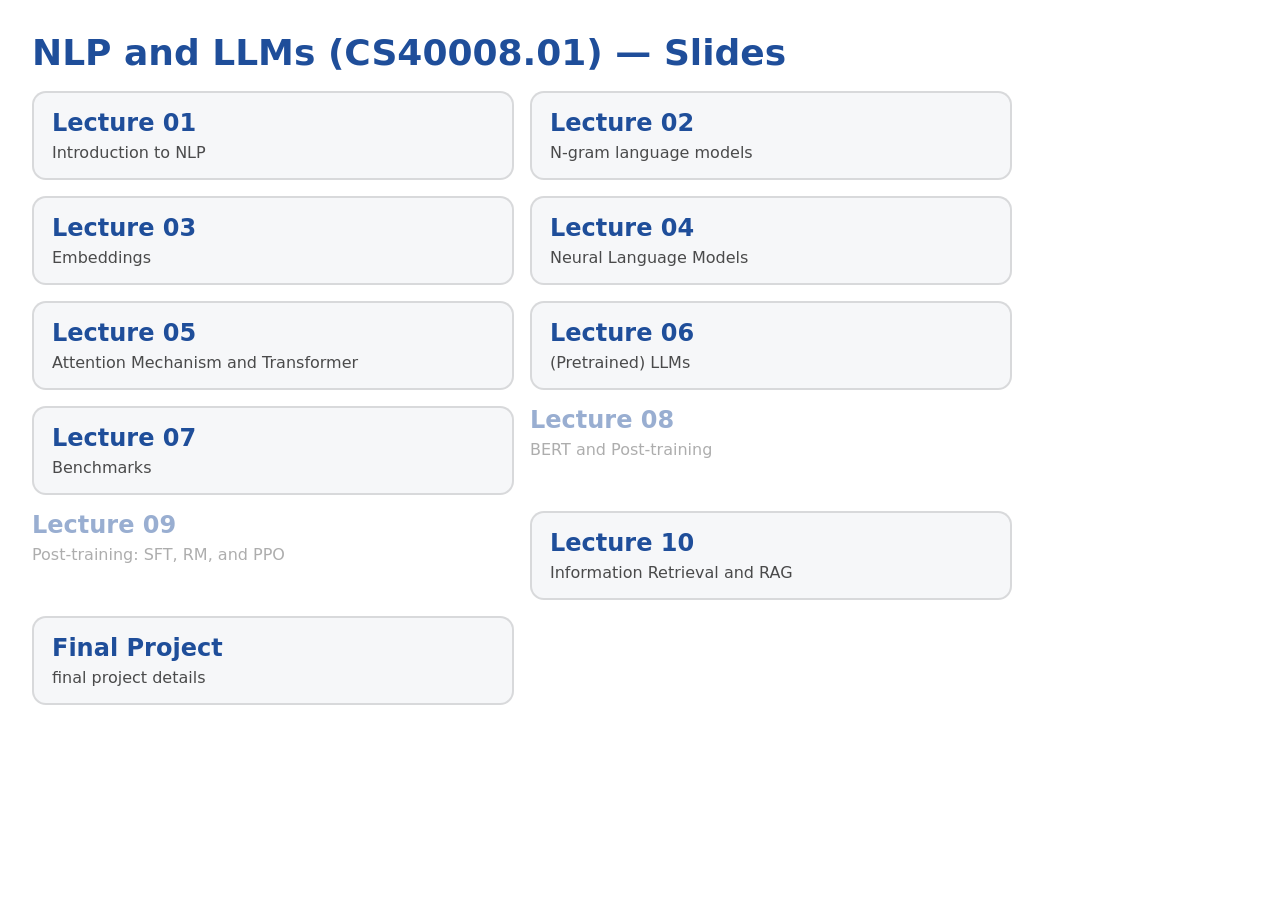
<file: slides/index.html>
<!doctype html>
<html lang="en">
<head>
  <meta charset="utf-8" />
  <meta name="viewport" content="width=device-width, initial-scale=1" />
  <title>NLP and LLMs — Slides</title>
  <style>
    :root { --fudan-blue:#1f4e9a; }
    body{ font-family: system-ui; margin:0; padding:32px; background:#fff; color:#111; }
    h1{ margin:0 0 18px; color:var(--fudan-blue); font-size:36px; font-weight:900; }
    .grid{ display:grid; grid-template-columns: 1fr 1fr; gap:16px; max-width: 980px; }
    a.card{
      display:block; padding:16px 18px; border:2px solid rgba(0,0,0,0.12);
      border-radius:14px; text-decoration:none; color:inherit; background:#f6f7f9;
      transition: transform 120ms ease, border-color 120ms ease, box-shadow 120ms ease;
    }
    a.card:hover{
      transform: translateY(-2px);
      border-color: rgba(31,78,154,0.55);
      box-shadow: 0 10px 18px rgba(0,0,0,0.08);
    }
    .title{ font-size:24px; font-weight:900; color:var(--fudan-blue); }
    .sub{ margin-top:6px; font-size:16px; opacity:0.75; }
  </style>
</head>
<body>
  <h1>NLP and LLMs (CS40008.01) — Slides</h1>

  <div class="grid">
    <a class="card" href="./lecture-01-slides/index.html" target="_blank" rel="noopener">
      <div class="title">Lecture 01</div>
      <div class="sub">Introduction to NLP</div>
    </a>

    <a class="card" href="./lecture-02-slides/index.html" target="_blank" rel="noopener">
      <div class="title">Lecture 02</div>
      <div class="sub">N-gram language models</div>
    </a>

    <a class="card" href="./lecture-03-slides/index.html" target="_blank" rel="noopener">
      <div class="title">Lecture 03</div>
      <div class="sub">Embeddings</div>
    </a>

    <a class="card" href="./lecture-04-slides/index.html" target="_blank" rel="noopener">
      <div class="title">Lecture 04</div>
      <div class="sub">Neural Language Models</div>
    </a>

    <a class="card" href="./lecture-05-slides/index.html" target="_blank" rel="noopener">
      <div class="title">Lecture 05</div>
      <div class="sub">Attention Mechanism and Transformer</div>
    </a>

    <a class="card" href="./lecture-06-slides/index.html" target="_blank" rel="noopener">
      <div class="title">Lecture 06</div>
      <div class="sub">(Pretrained) LLMs</div>
    </a>

    <a class="card" href="./lecture-07-slides/index.html" target="_blank" rel="noopener">
      <div class="title">Lecture 07</div>
      <div class="sub">Benchmarks</div>
    </a>

    <div class="card" style="opacity:0.45; cursor:default;">
      <div class="title">Lecture 08</div>
      <div class="sub">BERT and Post-training</div>
    </div>

    <div class="card" style="opacity:0.45; cursor:default;">
      <div class="title">Lecture 09</div>
      <div class="sub">Post-training: SFT, RM, and PPO</div>
    </div>

    <a class="card" href="./lecture-10-slides/lecture-10-slides.pdf" target="_blank" rel="noopener">
      <div class="title">Lecture 10</div>
      <div class="sub">Information Retrieval and RAG</div>
    </a>

    <a class="card" href="./final-project/index.html" target="_blank" rel="noopener">
      <div class="title">Final Project</div>
      <div class="sub">final project details</div>
    </a>

  </div>
</body>
</html>
</file>
